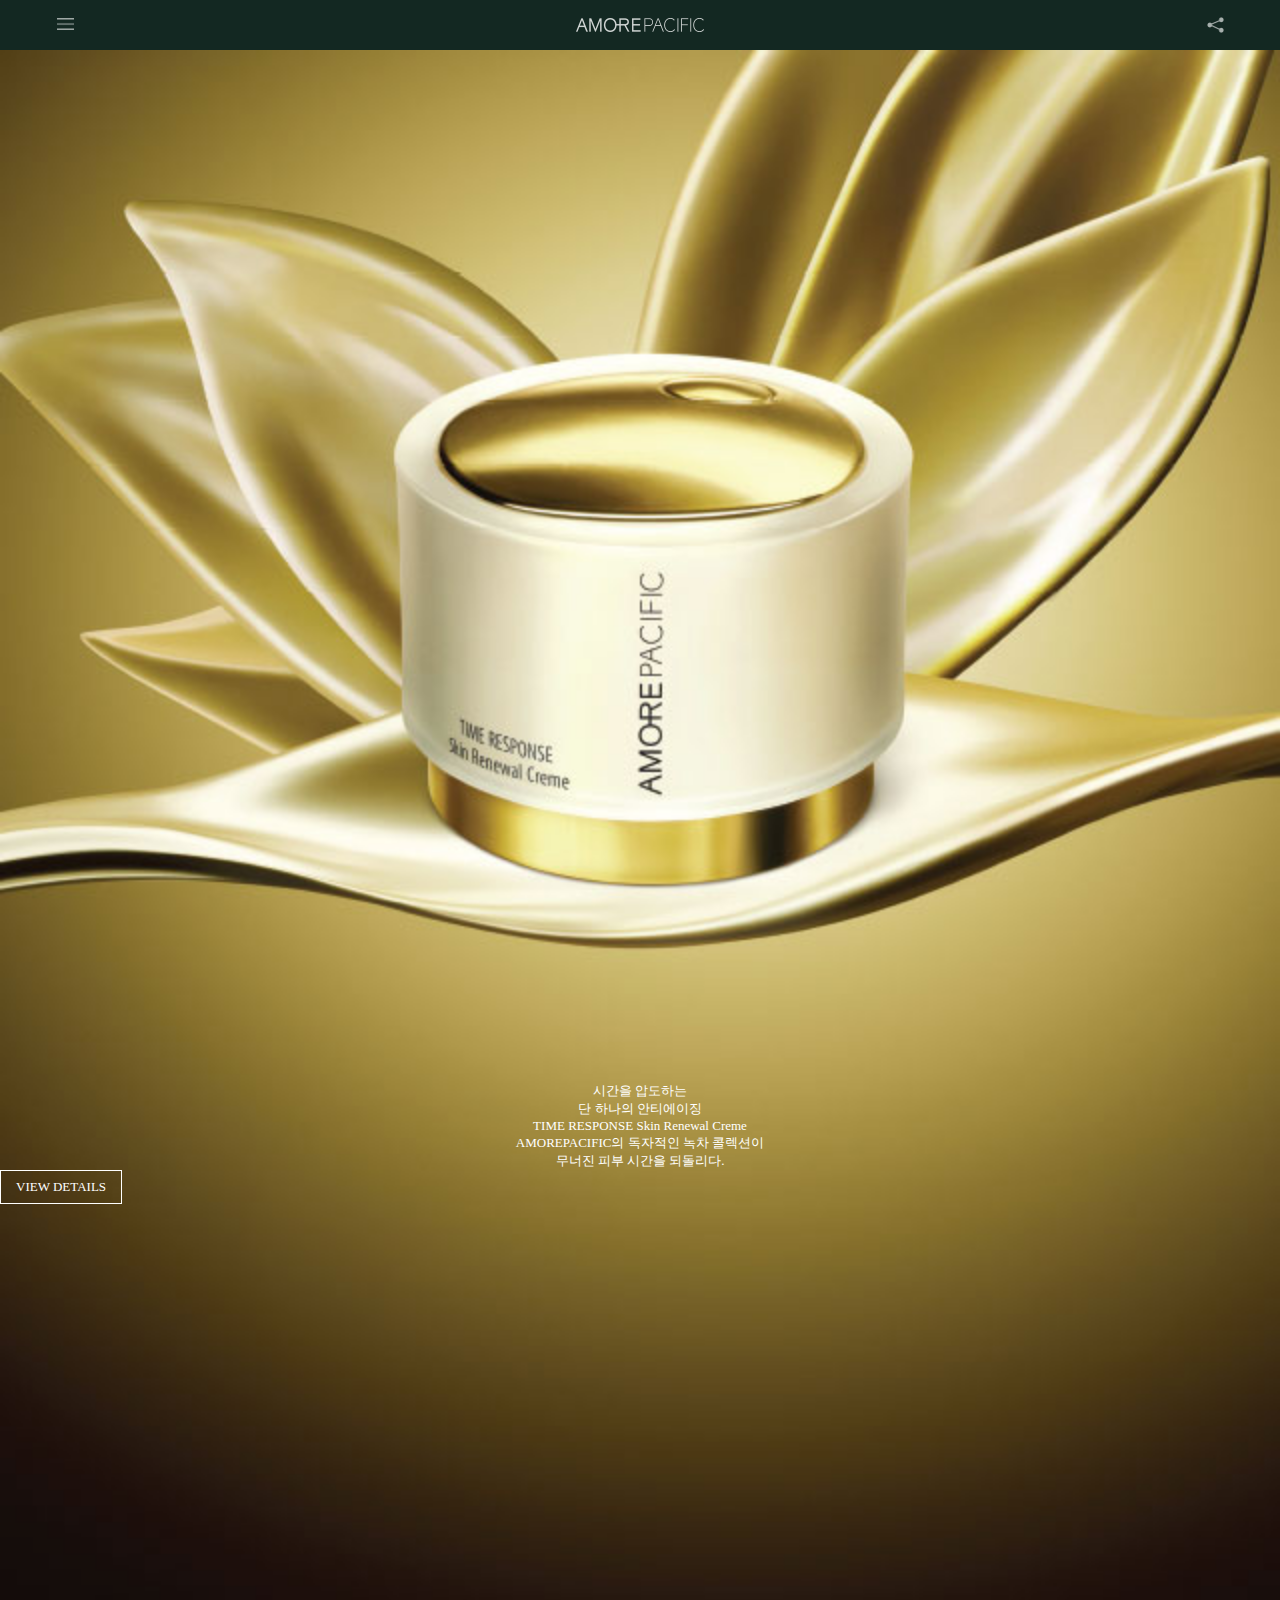
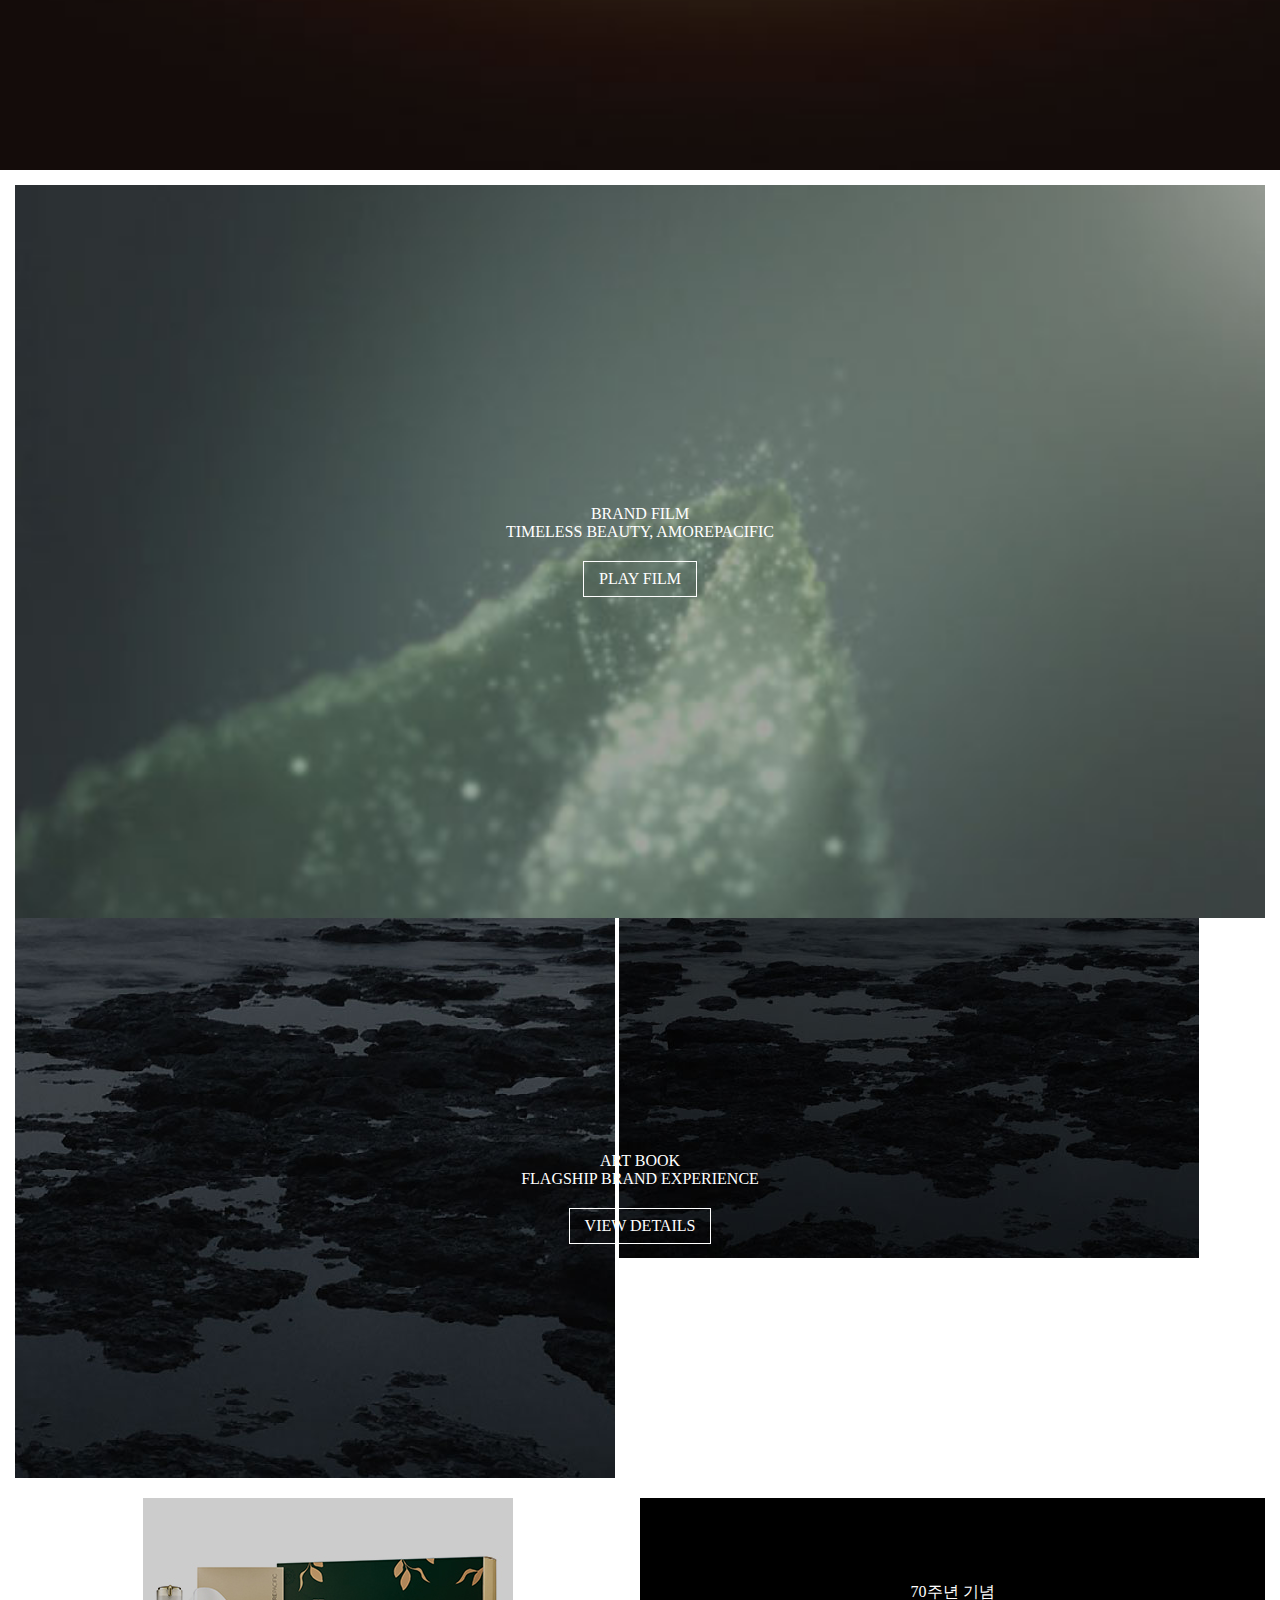
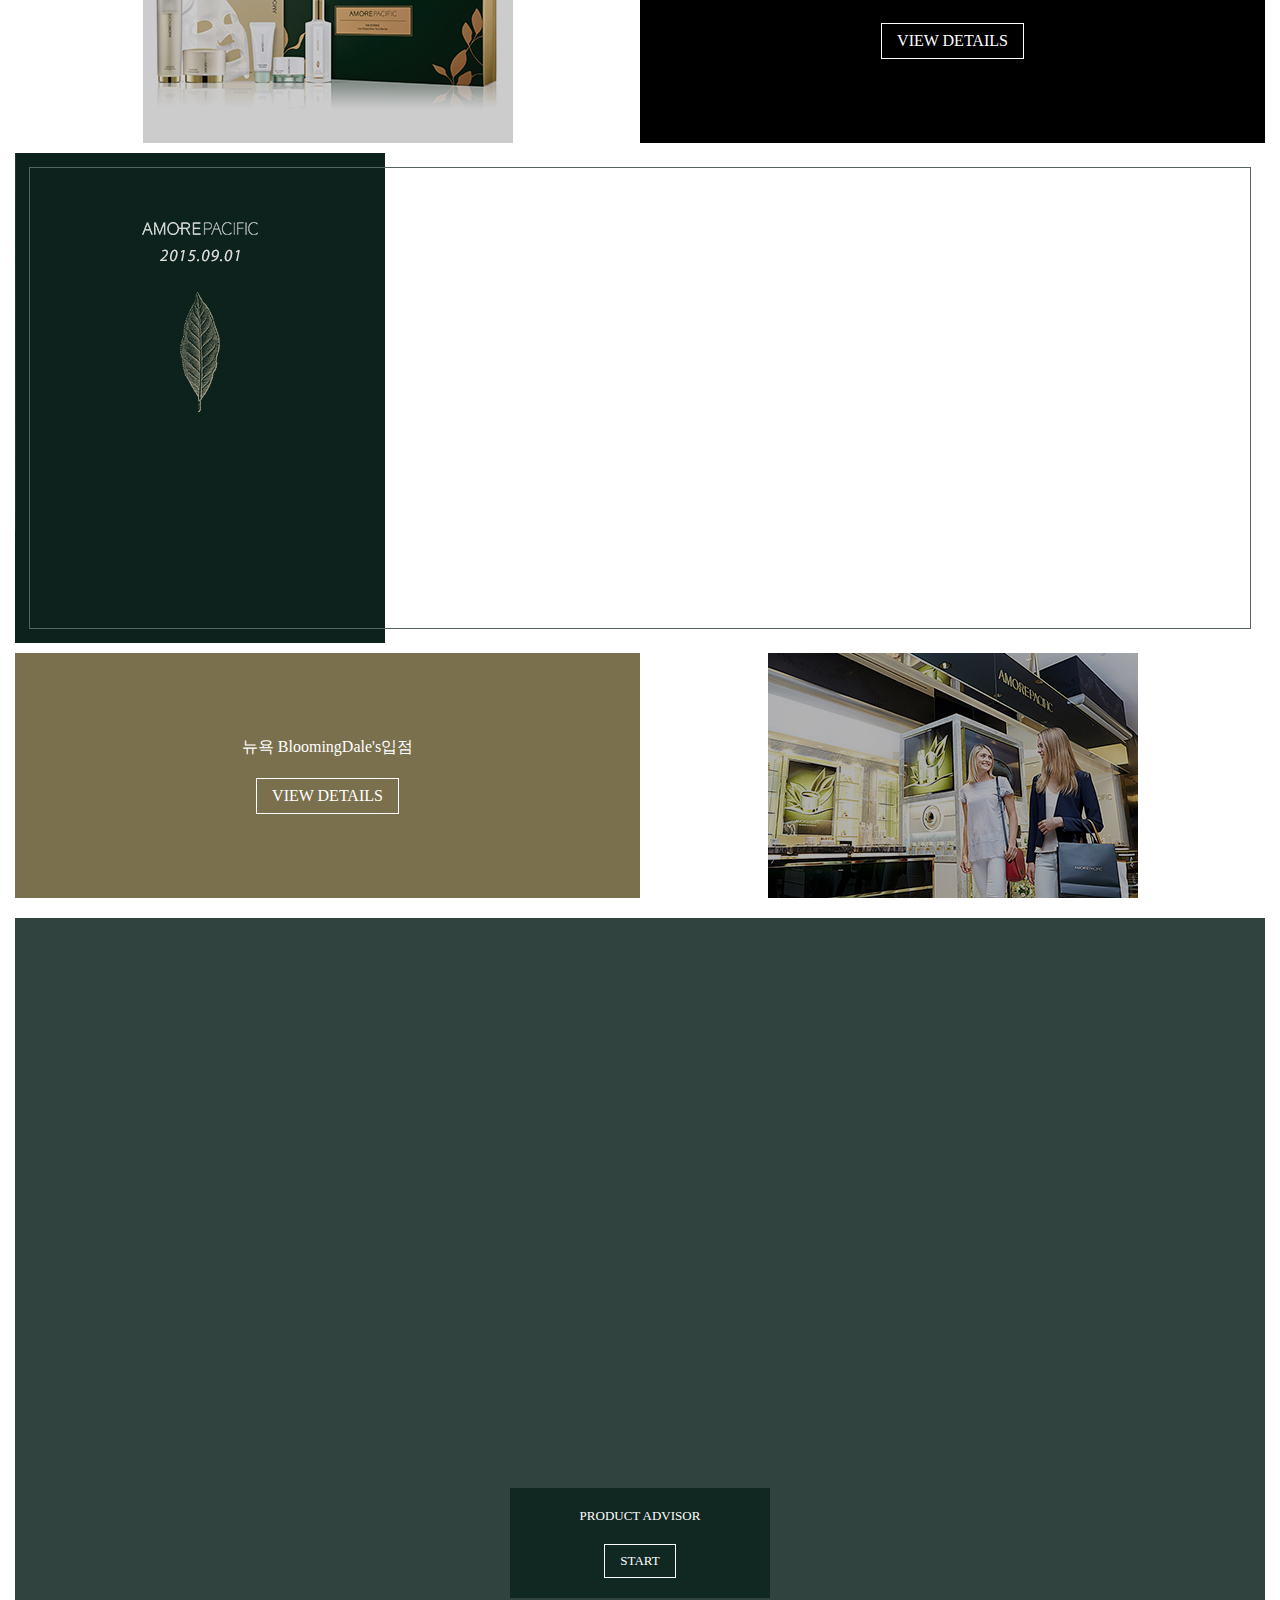
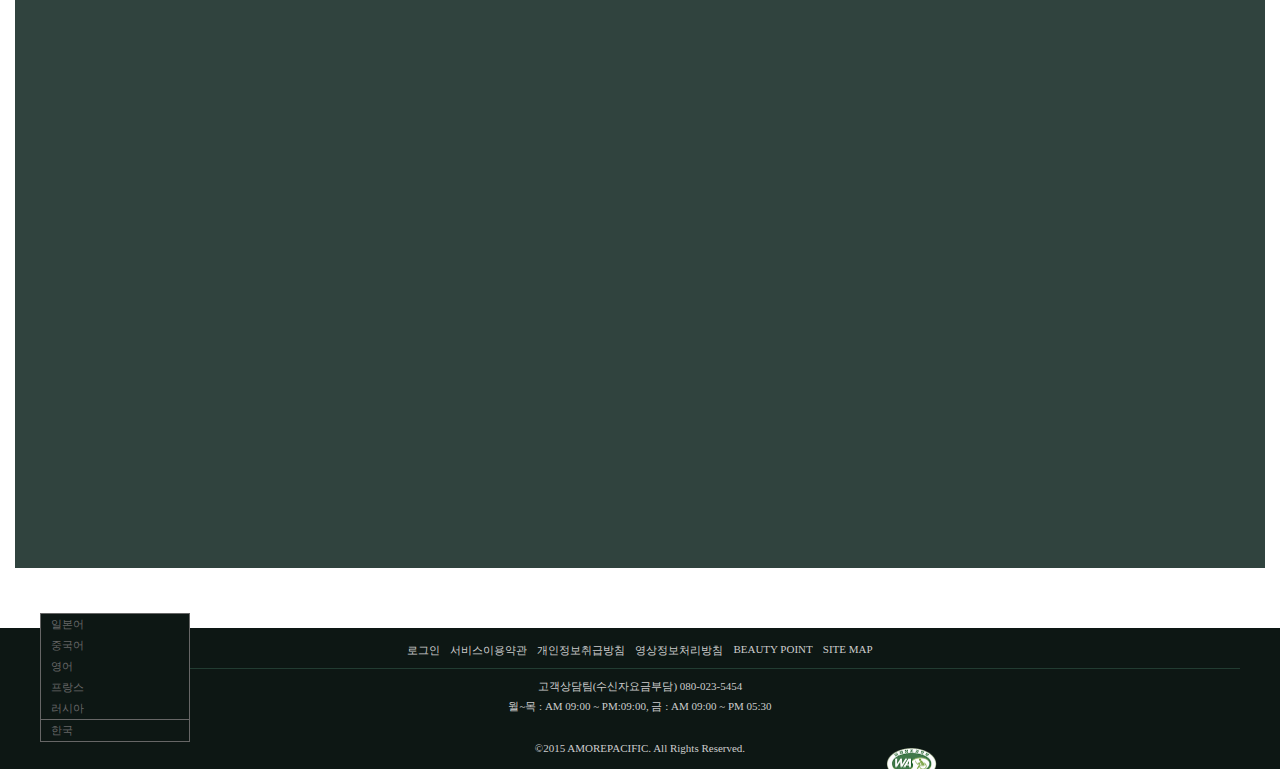
<file: index.html>
<!DOCTYPE html>
<html lang="en">
<head>
    <meta charset="UTF-8">
    <meta http-equiv="X-UA-Compatible" content="IE=edge">
    <meta name="viewport" content="width=device-width, initial-scale=1.0">
    <title>Document</title>
    <link rel="stylesheet" href="./CSS/style.css">
    <link rel="stylesheet" href="/CSS/pc.css">
    <link rel="stylesheet" href="./CSS/app.css">
</head>
<body>  
    <div class="wrapper">
        <header>
            <div class="wrap">
                <h1>
                    <a href="#"><img src="./images/logo.png" alt=""></a>
                </h1>
                <button class="btn-menu"><img src="./images/btn_aside_open.png" alt=""></button>
                <button class="btn-sns"><img src="./images/btn_sns_open.png" alt=""></button>
                <nav>
                    <button class="btn-close"><img src="./images/btn_aside_close.png" alt=""></button>
                    <ul class="util">
                        <li><a href="#">STORE</a></li>
                        <li><a href="#">FACEBOOK</a></li>
                        <li>
                            <a href="#">SEARCH</a>
                            <form>
                                <input type="text">
                            </form>
                        </li>
                    </ul>
                    <ul class="gnb">
                        <li>
                            <a href="#">AT THIS MOMENT</a>
                            <ul class="sub">
                                <li><a href="#">Best seller</a></li>
                                <li><a href="#">highlight</a></li>
                            </ul>
                        </li>
                        <li>
                            <a href="#">HERITAGE OF AMOREPACIFIC</a>
                            <ul class="sub">
                                <li><a href="#">Origin</a></li>
                                <li><a href="#">Botanical Science</a></li>
                                <li><a href="#">Film & Art book</a></li>
                                <li><a href="#">History</a></li>
                                <li><a href="#">Spa</a></li> 
                            </ul>
                        </li>
                        <li>
                            <a href="#">PRODUCT</a>
                            <ul class="sub">
                                <li><a href="#">Skin care</a></li>
                                <li><a href="#">Make Up</a></li>
                                <li><a href="#">Product Advisor</a></li>
                            </ul>
                        </li>
                        <li>
                            <a href="#">MEDIA GALLERY</a>
                            <ul class="sub">
                                <li><a href="#">Video Clips</a></li>
                                <li><a href="#">Prints</a></li>
                            </ul>
                        </li>
                    </ul>
                </nav>
            </div>
        </header>
        <div class="banner">
            <div class="pic">
                <img class="pc" src="./images/img_visual_1.jpg" alt="">
                <img class="m" src="./images/img_visual_1_m.jpg" alt="">
            </div>
            <div class="txt">
                <p>
                    시간을 압도하는<br>
                    단 하나의 안티에이징<br>
                    TIME RESPONSE Skin Renewal Creme<br>
                    AMOREPACIFIC의 독자적인 녹차 콜렉션이<br>
                    무너진 피부 시간을 되돌리다.
                </p>
                <div class="btn-more">
                    <a href="#">VIEW DETAILS
                        <div class="layer">
                            <span>VIEW DETAILS</span>
                        </div>
                    </a>
                </div>
            </div>
        </div>
        <main>
            <div class="con1">
                <div class="box">
                    <img class="pc" src="./images/img_main_film.jpg" alt="">
                    <img class="m" src="./images/img_main_film_m.jpg" alt="">
                    <div class="txt">
                        BRAND FILM<br>
                        TIMELESS BEAUTY, AMOREPACIFIC 
                        <div class="btn-more">
                            <a href="#">PLAY FILM</a>
                        </div>
                    </div>
                </div>
                <div class="box">
                    <img src="./images/img_main_artbook.jpg" alt="">
                    <img src="./images/img_main_artbook_m.jpg" alt="">
                    <div class="txt">
                        ART BOOK<br>
                        FLAGSHIP BRAND EXPERIENCE
                        <div class="btn-more">
                            <a href="#">
                                VIEW DETAILS
                            </a>
                        </div>
                    </div>
                </div>
            </div>
            <div class="con2">
                <div class="box box1">
                    <div class="pic">
                        <img src="./images/img_news_1.jpg" alt="">
                    </div>
                    <div class="txt">
                        70주년 기념<br>
                        <span>Asian Beauty Green Tea Collection 출시</span>
                        <div class="btn-more">
                            <a href="#">VIEW DETAILS</a>
                        </div>
                    </div>
                </div>
                <div class="box box2">
                    <div class="pic">
                        <img class="pc" src="./images/img_news_2.jpg" alt="">
                        <img class="m" src="./images/img_news_2_m.jpg" alt="">
                    </div>
                    <div class="txt">
                        브랜드 웹사이트 리뉴얼<br>
                        <span>새로운 공간을 만나보세요.</span>
                        <div class="btn-more">
                            <a href="#">VIEW DETAILS</a>
                        </div>
                    </div>
                </div>
                <div class="box box3">
                    <div class="pic">
                        <img src="./images/img_news_3.jpg" alt="">
                    </div>
                    <div class="txt">
                        뉴욕 BloomingDale's입점<br>
                        <span>세계인을 감동시킨 타임리스 뷰티</span>
                        <div class="btn-more">
                            <a href="#">VIEW DETAILS</a>
                        </div>
                    </div>
                </div>
            </div>
            <div class="con3">
                <img src="./images/bg_advisor.png" alt="">
                <div class="txt">
                    PRODUCT ADVISOR
                    <span>
                        소중한 당산의 피부를 진단하고<br>
                        그에 맞는 AMOREPACIFIC 제품을 제안합니다.
                    </span>
                    <div class="btn-more">
                        <a href="#">START</a>
                    </div>
                </div>
            </div>
        </main>
        <footer>
            <div class="wrap">
                <ul class="f-menu">
                    <li><a href="#">로그인</a></li>
                    <li><a href="#">서비스이용약관</a></li>
                    <li><a href="#">개인정보취급방침</a></li>
                    <li><a href="#">영상정보처리방침</a></li>
                    <li><a href="#">BEAUTY POINT</a></li>
                    <li><a href="#">SITE MAP</a></li>
                </ul>
                <address>
                    <p>고객상담팀(수신자요금부담) 080-023-5454</p>
                    <p>월~목 : AM 09:00 ~ PM:09:00, 금 : AM 09:00 ~ PM 05:30</p>
                </address>
                <div class="select">
                    <a href="#">한국</a>
                    <ul class="options">
                        <li><a href="#"><span>일본어</span></a></li>
                        <li><a href="#"><span>중국어</span></a></li>
                        <li><a href="#"><span>영어</span></a></li>
                        <li><a href="#"><span>프랑스</span></a></li>
                        <li><a href="#"><span>러시아</span></a></li>
                    </ul>
                </div>
                <div class="wa"><img src="./images/img_accessibility.png" alt=""></div>
                <div class="copy">©2015 AMOREPACIFIC. All Rights Reserved.</div>
            </div>
        </footer>
    </div>
    <script src="https://code.jquery.com/jquery-3.6.0.min.js" integrity="sha256-/xUj+3OJU5yExlq6GSYGSHk7tPXikynS7ogEvDej/m4=" crossorigin="anonymous"></script>
    <script>
        $(".menu").on("click", function(){
            $("nav").animate({
                "left" : 0
            })
        });
        $(".close").on("click", function(){
            $("nav").animate({
                "left" : "100%"
            })
        })
    </script>   
</body>
</html>
</file>
<file: CSS/style.css>
*{
    margin: 0;
    padding: 0;
    list-style: none;
    color: inherit;
    text-decoration: none;
    vertical-align: top;
    
}
button,input,select{border: 0; background-color: rgba(0,0,0,0);}



.wrapper{
    overflow:hidden;
}

header{
    background-color: #132822;
}
header .wrap{
    height:50px;
    display:flex;
    justify-content: space-between;
    max-width:1200px;
    margin:0 auto;
}

header .wrap h1{
    order:2;
    display:flex;
    align-items: center;
    font-size:0;
}
header .wrap h1 img{
    height:14px;
}
header .wrap .btn-menu{
    order:1;
    width:50px;
    height:50px;
}
header .wrap .btn-menu img{
    width:17px;
}
header .wrap .btn-sns{
    order:3;
    width:50px;
    height:50px;
}
header .wrap .btn-sns img{
    width:17px;
}

header .wrap nav{
    position:fixed;
    top:0;
    left:-100%;
    width:100%;
    height:100%;
    background-color: #132822;
    padding-top:50px;
    box-sizing: border-box;
    overflow-y: scroll;
}
header .wrap nav .btn-close{
    position:absolute;
    top:0;
    left:0;
    width:50px;
    height:50px;
}


header .wrap nav .btn-close img{
    width:17px;
}




header .wrap nav .util{
    display:flex;
    justify-content: center;
    margin-bottom:25px;
    
}
header .wrap nav .util li{
    color:#8e9996;  
    font-size:12px;
}
header .wrap nav .util li:after{
    content:'';
    display:inline-block;
    width:1px;
    height:10px;
    background-color: #8e9996;
    margin: 0 10px;
}
header .wrap nav .util li:last-child form{
    display:none;
}
header .wrap nav .util li:last-child:after{
    content:none;
}





header .wrap nav .gnb{
    color:#8e9996;
    font-size:13px;
}
header .wrap nav .gnb > li{
    height:50px;    
    overflow:hidden;
    transition: height 0.4s;
}
header .wrap nav .gnb > li a{
    display:flex;
    height:50px;justify-content: center;
    align-items: center;
}

header .wrap nav .gnb > li .sub{
    background-color: #1b302a;
}
header .wrap nav .gnb > li .sub li{}

header .wrap nav .gnb >li:nth-child(1):hover{
    height:150px;
}
header .wrap nav .gnb >li:nth-child(2):hover{
    height:300px;
}
header .wrap nav .gnb >li:nth-child(3):hover{
    height:200px;
}
header .wrap nav .gnb >li:nth-child(4):hover{
    height:150px;
}






.banner{
    position:relative;
}
.banner .pic{}


.banner .pic img.pc{
    display:none;
}
.banner .pic img.m{
    display:block;
    width:100%;
    height:auto;
}

.banner .txt{
    position:absolute;
    top:60%;
    width:100%;
    left:0;
}
.banner .txt p{
    color:#fff;
    text-align:center;
    font-size:13px;

}




.banner .txt .btn-more{
    border:1px solid #fff;
    font-size:13px;
    color:#fff;
    width:max-content;
    margin:20 auto 0;
    position:relative;
}
.banner .txt .btn-more a{
    display:block;
    padding:8px 15px;   
}

.banner .txt .btn-more .layer{
    overflow:hidden;
    position:absolute;
    background-color:#fff;
    top:0;
    left:0;
    width:0;
    transition: all 1s;
}
.banner .txt .btn-more .layer span{
    display:block;
    padding:8px 15px;
    color:#000;
    width:max-content;
}
.banner .txt .btn-more:hover .layer{
    width:100%;
}



main{
    padding:15px 15px 60px 15px;
}

.con1{
    display:flex;
    flex-direction: column;

}
.con1 .box{
    position:relative;
}
.con1 .box img.pc{
    display:none;
}
.con1 .box img.m{
    display:block;
    width:100%;
    height:auto;
}



.con1 .box .txt{
    position:absolute;
    top:50%;
    left:0;
    transform: translateY(-50%);
    width:100%;
    text-align:center;
    color:#fff;
}
.con1 .box .txt .btn-more{
    width:max-content;
    margin:20px auto 0;
    border:1px solid #fff;
}
.con1 .box .txt .btn-more a{    
    display:block;
    padding:8px 15px;
}

.con2{
    display:flex;
    flex-direction: column;
    margin:20px 0;
}

.con2 .box{
    display:flex;
    text-align:center;
    margin-bottom:10px;
}

.con2 .box .txt{
    color:#fff;
    display:flex;
    flex-direction: column;
    align-items:center;
    justify-content:center;
}



.con2 .box1{}
.con2 .box1 > div{
    width:50%;
}
.con2 .box2{
    width:100%;
    position:absolute;
}

.con2 .box2 .pic{
    width:100%;
}
.con2 .box2 .pic img.pc{
    display:block;
}
.con2 .box2 .pic img.m{
    display:none;
}

.con2 .box2 .txt{
    position:absolute;
    top:50%;
    left:50%;
    transform: translate(-50%,-50%);
    width:calc(100% - 30px);
    height:calc(100% - 30px);
    border:1px solid #556460;
}

.con2 .box3{
    flex-direction: row-reverse;
    margin-bottom:0;
}




.con2 .box1 .txt{
    background-color: #000;
}
.con2 .box2{
    width:100%;
    position:relative;
}
.con2 .box2 .pic{

}

.con2 .box3 .txt{
    background-color: #7b704d;
}
.con2 .box .txt span{
    display:none;
}
.con2 .box .txt .btn-more{
    width:max-content;
    margin: 20px auto 0;
    border: 1px solid #fff;
}
.con2 .box .txt .btn-more a{
    display:block;
    padding:8px 15px; 
}







.con2 .box1{}
.con2 .box1 > div{
    width:50%;
}

.con2 .box2{}


.con2 .box2 img.pc{
    display:none;
}
.con2 .box2 img.m{
    display:block;
}



.con2 .box3 > div{
    width:50%;
}
.con2 .box3{}




.con3{
    position:relative;
}
.con3 img{
    width:100%;
}
.con3 .txt{
    position:absolute;
    top:50%;
    left:50%;
    transform: translate(-50%,-50%);
    background-image: url(../images/bg_advisor.png);
    width:260px;
    height:110px;
    color:#fff;
    font-size:13px;
    text-align:center;
    display:flex;
    flex-direction: column;
    justify-content: center;
    align-items:center;
}
.con3 .txt span{
    display:none;
}
.con3 .txt .btn-more{
    border:1px solid #fff;
    width:max-content;
    margin-top:20px;
}
.con3 .txt .btn-more a{
    display:block;
    padding:8px 15px;
    
}






footer{
    background-color:#0d1714;
    padding:15px 0;
}
footer .wrap{
    max-width:1200px;
    margin:0 auto;
    padding:0 15px;
    position:relative;
}




footer .wrap .f-menu{
    display:flex;
    flex-wrap:wrap;
    justify-content: center;
    border-bottom:1px solid #223c32;
    padding-bottom:10px;
    margin-bottom:10px;
}
footer .wrap .f-menu li{
    font-size:11px;
    color:#ccc;
    margin-right:10px;
}
footer .wrap .f-menu li:last-child{
    margin-right:0;
}
footer .wrap address{
    font-size:11px;
    color:#ccc;
    font-style:normal;
    text-align:center;
}
footer .wrap address p{
    margin-bottom:5px;
}
footer .wrap .select{
    font-size:11px;
    color:#666;
    position:relative;
    width:150px;

}
footer .wrap .select a{
    display:block;
    padding:3px 10px;
}
footer .wrap .select > a{
    border:1px solid #666;
} 
footer .wrap .select .options{
    position:absolute;
    left:0;
    bottom:100%;
    background-color: #0d1714;
    width:100%;
    border-left:1px solid #666;
    border-right:1px solid #666;
    border-top:1px solid #666;
    box-sizing:border-box;
}
footer .wrap .select:hover .options{
    display:block;
}
footer .wrap .select > a .options li{}
footer .wrap .select > a .options li span{
    border-bottom:1px solid #333;
    display:block;
}
footer .wrap .wa{
    position:absolute;
    left:70%;
    top:105px;
}
footer .wrap .wa img{
    width:50%;
}
footer .wrap .copy{
    text-align:center;
    font-size:11px;
    color:#ccc;
}
</file>
<file: CSS/pc.css>
*{
    margin: 0;
    padding: 0;
    list-style: none;
    color: inherit;
    text-decoration: none;
    vertical-align: top;
    
}
button,input,select{border: 0; background-color: rgba(0,0,0,0);}








@media all and(min-width:1200px){
    
    
    
    
    
    
    
    
    
    
    
    
    
    
    
    
    
    
    
    
    
    
    
    
    
    
    
    
    
    
    
    
    
    
    
    
    
    
    
    
    
    
    
    
    
    
    
    
    
    
    .banner .pic{
        height:600px;
    }
    .banner .txt{
        left:60%;
        top:130px;
    }


    main{
        padding:50px 0 130px;
        width:1200px;
        margin:0 auto;
    }




    .con3 .txt{
        width:418px;
        height:296px;
    }
    
    footer .wrap{
        margin:0;
    }

    footer .wrap .f-menu{
        justify-content: flex-start;
        width:1000px;
    }


    
    footer .wrap address{
        display:flex;
    }

    footer .wrap p{
        margin-right:25px;
    }


    footer .wrap .select{
        margin:0;
        position:absolute;
        top:0;
        right:210px;
    }
    footer .wrap .wa{
        top:0;
        left:unset;
        right:50px;
    }

    footer .wrap .copy{
        position:absolute;
        top:36px;
    }

}
</file>
<file: CSS/app.css>
*{
    margin: 0;
    padding: 0;
    list-style: none;
    color: inherit;
    text-decoration: none;
    vertical-align: top;
    
}
button,input,select{border: 0; background-color: rgba(0,0,0,0);}



@media all and(min-width:768px){
    .banner .pic{
        height:365px;
        position:relative;
    }
    .banner .pic img.pc{
        display:block;
        height:100%;
        width:auto;
        position:absolute;
        top:0;
        left:50%;
        transform: translateX(-50%);
    }
    .banner .pic img.m{
        display:none;
    }
    .banner .txt{
        width:unset;
        top:70px;
        left:55%;
        transform:unset;
    }
    .banner .txt p{
        text-align:left;
    }
    .banner .txt .btn-more{
        margin:20px 0 0;
    }
    main{
        padding:30px 30px 110px 30px;
    }

    .con1{
        flex-direction: row;

    }
    .con1 .box{
        width:50%;
    }

    .con1 img.pc{
        display:block;
    }

    .con1 img.m{
        display:none;
        width:100%;
        height:auto;
    }

    .con2{
        flex-direction: row;
    }



    .con2 .box{}


    

    .con2 .box1{
        flex-direction: column;
        width:100%;
        margin-bottom:0;
    }
    .con2 .box1 > div{
        width:100%;
    }
    .con2 .box2 .txt{
        width:100%;
    }
    .con2 .box2{
        margin-right:15px;
        
    }
    .con2 .box2 img.pc{display:block;}
    .con2 .box2 img.m{display:none;}
    .con2 .box3{
        flex-direction: column;
        width:100%;
        margin-bottom:0;
    }


    .con2 .box3 > div{
        width:100%;
    }
    .con2 .box .txt{
        height:100%;
    }



    .con3 .txt{
        width:278px;
        height:192px;
    }

    .con3 .txt span{
        display:block;
    }
}
</file>
